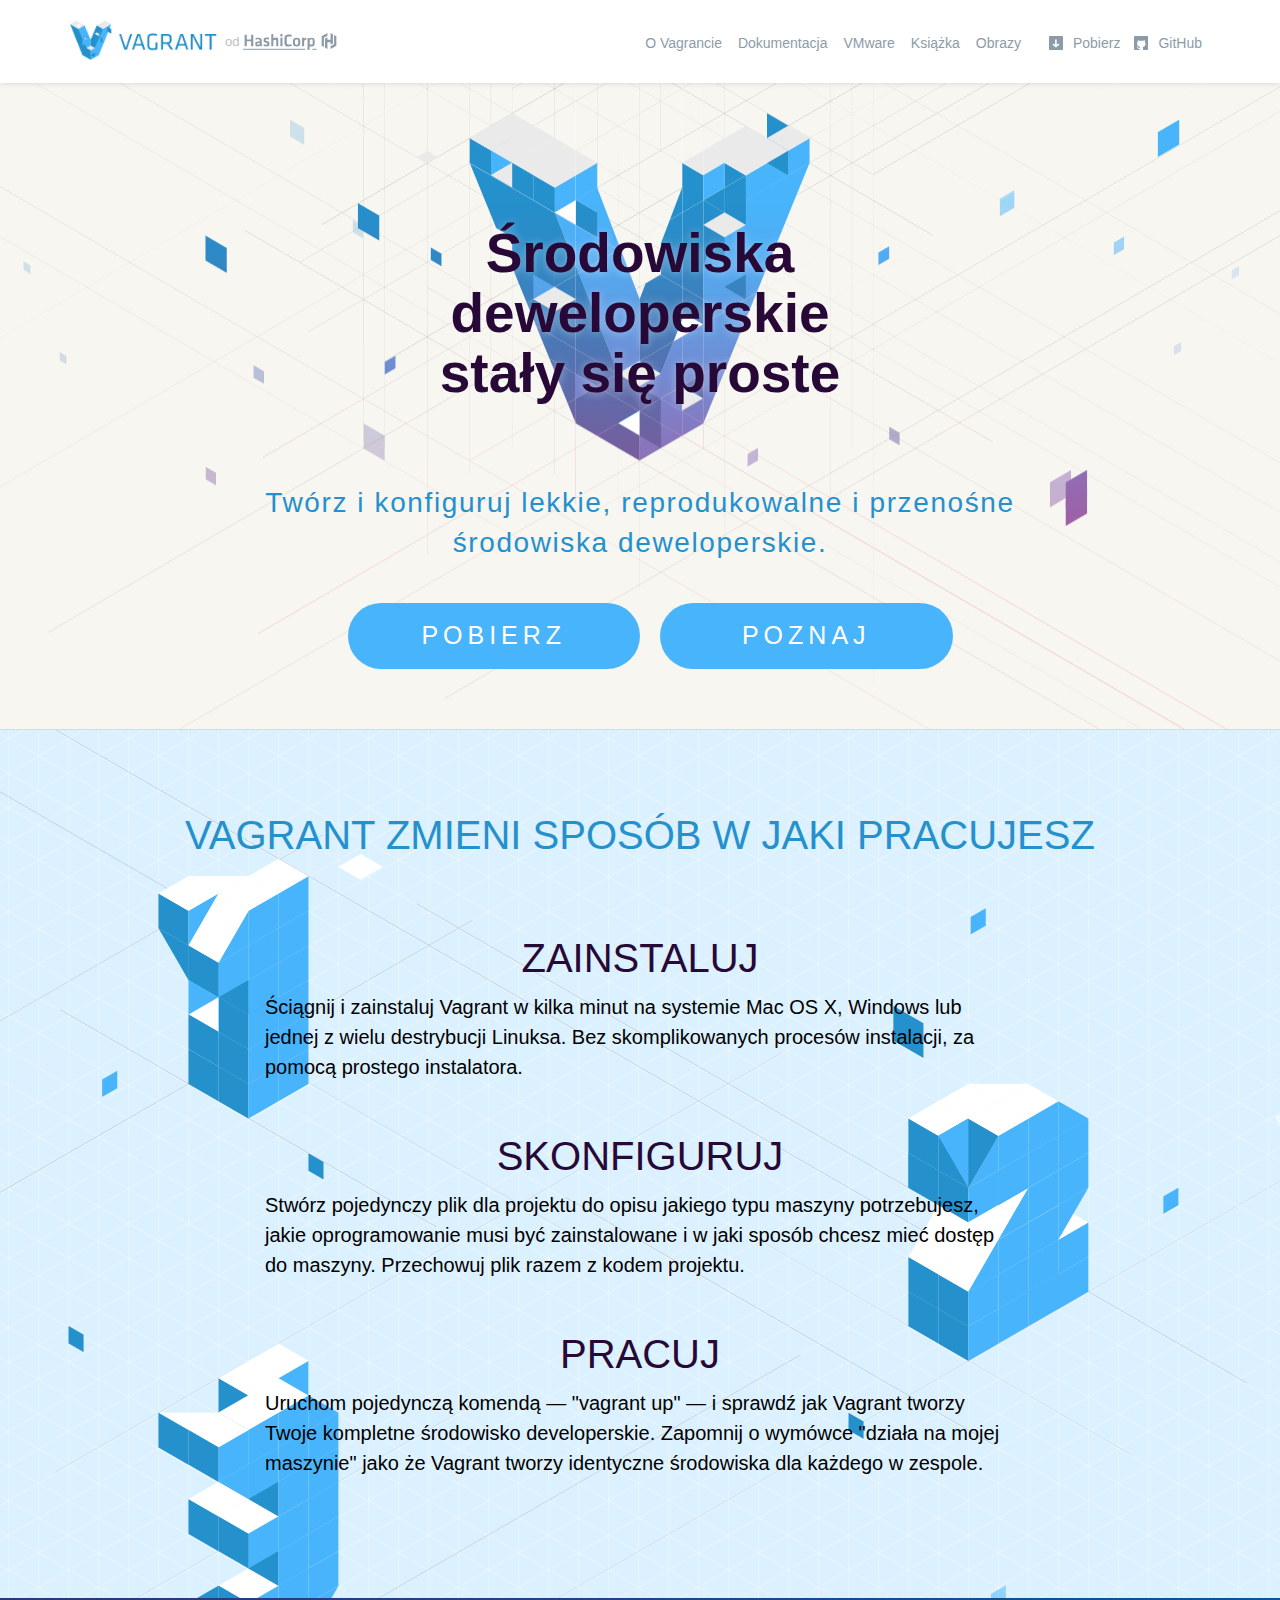
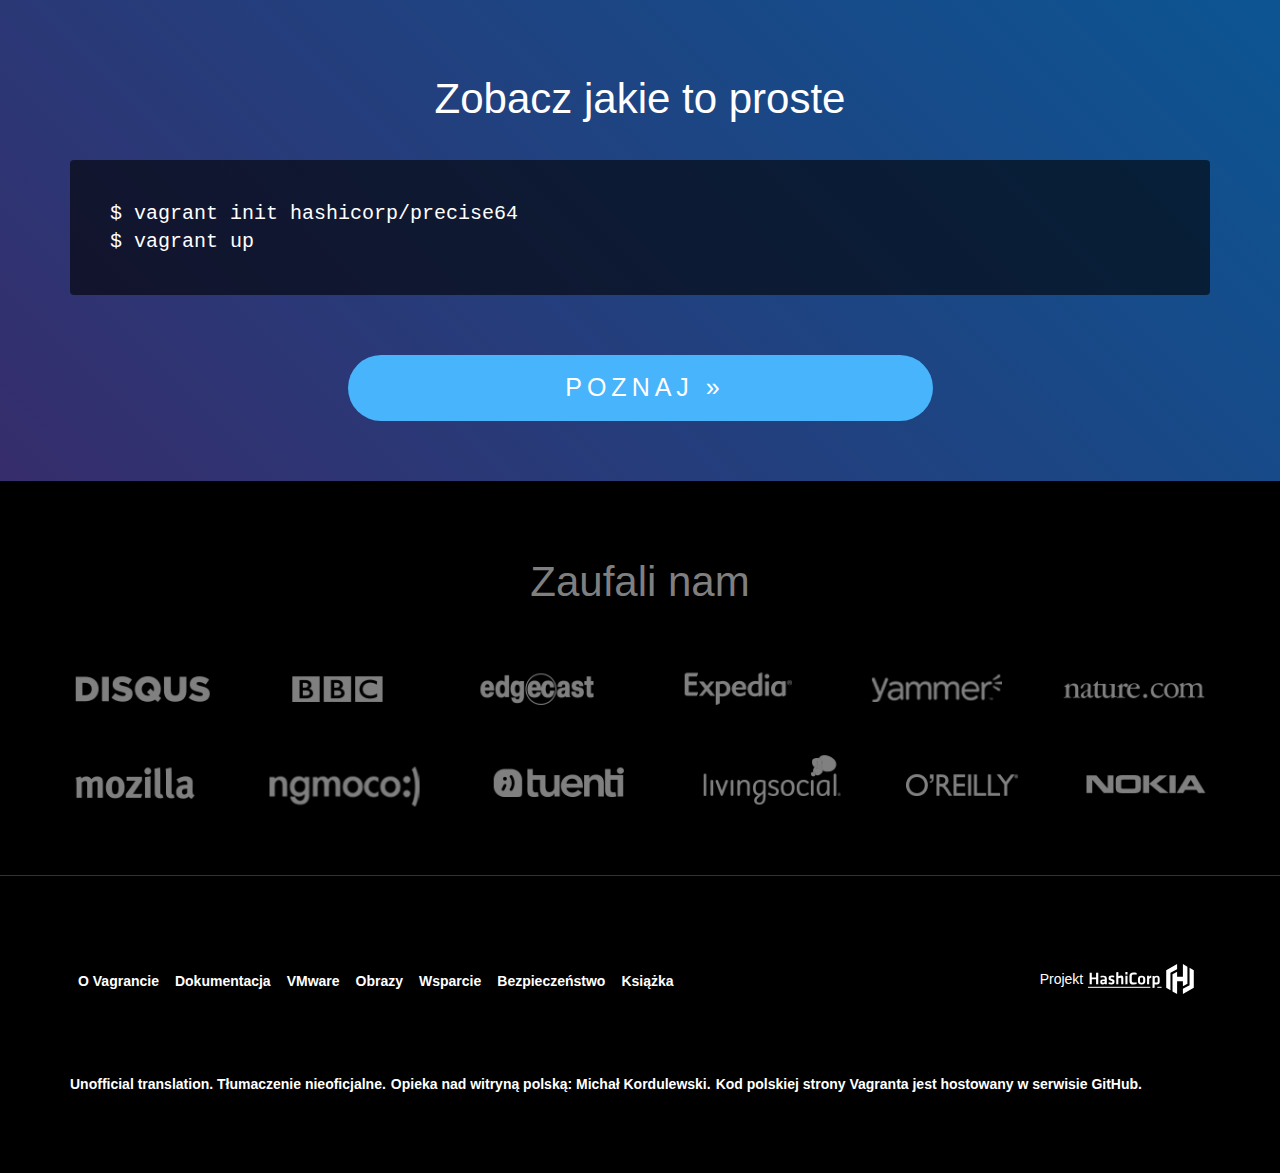
<file: index.html>
<!DOCTYPE html>
<html lang="pl-PL" manifest="offline.appcache">
<head>
    <meta charset="utf-8">

    <title>Vagrant od HashiCorp</title>
    <meta name="description" content="Vagrant umożliwia użytkownikom tworzenie i konfigurację lekkich, powtarzalnych i przenośnych środowisk deweloperskich." />

    <link href="assets/stylesheets/application-7181fb2e.css" rel="stylesheet" />

    <meta name="HandheldFriendly" content="True" />
    <meta name="MobileOptimized" content="320" />
    <meta name="viewport" content="width=device-width, initial-scale=1.0" />

    <meta name="apple-mobile-web-app-capable" content="yes">
    <meta name="apple-mobile-web-app-status-bar-style" content="white">

    <link rel="shortcut icon" href="assets/images/favicon-d7af32eb.png">

</head>

<body class="page-home">
<div id="header" class="navigation navbar-static-top">
    <div class="container">
        <div class="row">
            <div class="col-xs-12">
                <div class="navbar-header">
                    <div class="navbar-brand">
                        <a class="logo" href=".">Vagrant</a>
                        <a class="by-hashicorp gray" href="https://www.hashicorp.com/"><span class="svg-wrap">od</span><svg class="svg-by" xmlns="http://www.w3.org/2000/svg" xmlns:xlink="http://www.w3.org/1999/xlink" version="1.1" id="Layer_1" x="0px" y="0px" viewBox="-1337.4 1130.1 73.8 16.1" xml:space="preserve" enable-background="new -1337.4 1130.1 73.8 16.1">
  <g>
    <path d="M-1329.6 1142.4v-4.9h-4.3v4.9h-2.2v-11.6h2.2v4.8h4.3v-4.8h2.2v11.6H-1329.6z"/>
    <path d="M-1318.8 1142.4h-1.7l-0.2-0.6c-0.8 0.5-1.7 0.8-2.5 0.8 -1.6 0-2.2-1.1-2.2-2.5 0-1.7 0.8-2.4 2.5-2.4h2v-0.9c0-0.9-0.3-1.3-1.6-1.3 -0.8 0-1.6 0.1-2.4 0.3l-0.3-1.6c0.8-0.2 2-0.4 2.9-0.4 2.7 0 3.5 0.9 3.5 3.1V1142.4zM-1321 1139.2h-1.6c-0.7 0-0.9 0.2-0.9 0.8 0 0.6 0.2 0.9 0.9 0.9 0.6 0 1.2-0.2 1.6-0.4V1139.2z"/>
    <path d="M-1314.2 1142.6c-0.9 0-2.1-0.2-2.9-0.5l0.3-1.6c0.7 0.2 1.7 0.4 2.5 0.4 0.9 0 1.1-0.2 1.1-0.9 0-0.5-0.1-0.8-1.5-1.1 -2.1-0.5-2.3-1-2.3-2.7s0.8-2.5 3.2-2.5c0.8 0 1.8 0.1 2.5 0.3l-0.2 1.7c-0.6-0.1-1.7-0.2-2.3-0.2 -0.9 0-1.1 0.2-1.1 0.7 0 0.7 0.1 0.7 1.2 1 2.4 0.6 2.6 0.9 2.6 2.7C-1311.1 1141.6-1311.6 1142.6-1314.2 1142.6z"/>
    <path d="M-1304.3 1142.4v-5.9c0-0.5-0.2-0.7-0.7-0.7s-1.4 0.3-2.2 0.7v5.9h-2.1v-12l2.1-0.3v4.4c0.9-0.5 2.2-0.8 3.1-0.8 1.4 0 1.9 1 1.9 2.5v6.2H-1304.3L-1304.3 1142.4z"/>
    <path d="M-1300.1 1132.7v-2.5h2.1v2.5H-1300.1zM-1300.1 1142.4v-8.5h2.1v8.5H-1300.1z"/>
    <path d="M-1296 1134c0-2.1 1.2-3.4 4.1-3.4 1.1 0 2.2 0.1 3.2 0.4l-0.2 1.9c-0.9-0.2-2-0.3-2.8-0.3 -1.5 0-2 0.5-2 1.8v4.5c0 1.2 0.5 1.8 2 1.8 0.8 0 1.9-0.1 2.8-0.3l0.2 1.9c-1 0.2-2.1 0.4-3.2 0.4 -2.9 0-4.1-1.2-4.1-3.4V1134z"/>
    <path d="M-1283.8 1142.6c-2.9 0-3.7-1.6-3.7-3.3v-2.1c0-1.7 0.8-3.4 3.7-3.4s3.7 1.6 3.7 3.4v2.1C-1280.1 1141-1280.9 1142.6-1283.8 1142.6zM-1283.8 1135.6c-1.1 0-1.6 0.5-1.6 1.5v2.3c0 1 0.4 1.5 1.6 1.5 1.1 0 1.6-0.5 1.6-1.5v-2.4C-1282.2 1136.1-1282.7 1135.6-1283.8 1135.6z"/>
    <path d="M-1273.9 1135.7c-0.8 0.4-1.5 0.8-2.3 1.2v5.5h-2.1v-8.5h1.8l0.1 0.9c0.5-0.3 1.5-0.9 2.2-1.1L-1273.9 1135.7z"/>
    <path d="M-1265.6 1139.6c0 1.9-0.8 3-2.8 3 -0.8 0-1.6-0.1-2.3-0.2v3.5l-2.1 0.3V1134h1.7l0.2 0.7c0.8-0.5 1.6-0.9 2.7-0.9 1.7 0 2.6 1 2.6 2.9V1139.6L-1265.6 1139.6zM-1270.6 1140.5c0.6 0.1 1.3 0.2 1.9 0.2 0.8 0 1.1-0.4 1.1-1.1v-3c0-0.7-0.3-1.1-1-1.1 -0.7 0-1.4 0.3-1.9 0.8L-1270.6 1140.5 -1270.6 1140.5z"/>
  </g>
  <g class="svg-bg-line">
    <rect x="-1268" y="1145" width="4.3" height="1"/>
    <rect x="-1338" y="1145" width="63" height="1"/>
  </g>
</svg>
<svg class="svg-logo" xmlns="http://www.w3.org/2000/svg" xmlns:xlink="http://www.w3.org/1999/xlink" version="1.1" id="Isolation_Mode" x="0px" y="0px" viewBox="-344 273 29.4 32" xml:space="preserve" enable-background="new -344 273 29.4 32">
  <g>
    <polygon points="-326.2 296.7 -321.4 294.1 -321.4 275.8 -326.2 273 -326.2 286.6 -332.4 286.6 -332.4 281.3 -337.3 283.9 -337.3 302.2 -332.4 305 -332.4 291.4 -326.2 291.4 "/>
    <polygon points="-319.1 277.1 -319.1 295.6 -326.2 299.5 -326.2 305 -314.6 298.3 -314.6 279.7 "/>
    <polygon points="-332.4 273 -344 279.7 -344 298.3 -339.5 300.9 -339.5 282.4 -332.4 278.6 "/>
  </g>
</svg>
                            HashiCorp</a>
                    </div>
                    <button class="navbar-toggle gray" type="button">
                        <span class="sr-only">Toggle navigation</span>
                        <span class="icon-bar"></span>
                        <span class="icon-bar"></span>
                        <span class="icon-bar"></span>
                    </button>
                </div>
                <div class="buttons hidden-xs">
                    <nav class="navigation-links" role="navigation">
                        <ul class="external-links gray nav navbar-nav navbar-right">
                            <li class="first download">
                                <a href="https://www.vagrantup.com/downloads.html"><svg id="svg-download" xmlns="http://www.w3.org/2000/svg" viewBox="-345 275 28 28" style="enable-background:new -345 275 28 28;">
                                    <path d="M-319,275h-24c-1.1,0-2,0.9-2,2v24c0,1.1,0.9,2,2,2h24c1.1,0,2-0.9,2-2v-24C-317,275.9-317.9,275-319,275z M-331.2,297.9
  l-6.8-5.6l2-2.4l3.2,2.6V282h3.2v10.5l3.2-2.6l2,2.4L-331.2,297.9z"/>
                                </svg>
                                    Pobierz</a>
                            </li>
                            <li class="github">
                                <a href="https://github.com/mitchellh/vagrant"><svg id="svg-download" xmlns="http://www.w3.org/2000/svg" viewBox="0 0 14 14" style="enable-background:new 0 0 14 14;">
                                    <style type="text/css">
                                    </style>
                                    <path class="" d="M13,0H1C0.5,0,0,0.5,0,1v12c0,0.5,0.5,1,1,1h4.7c0,0,0,0,0-0.1c0-0.2,0-0.6,0-1.1c-1.8,0.4-2.2-0.9-2.2-0.9
    c-0.3-0.8-0.7-1-0.7-1c-0.6-0.4,0-0.4,0-0.4c0.7,0,1,0.7,1,0.7c0.6,1,1.5,0.7,1.9,0.5c0.1-0.4,0.2-0.7,0.4-0.9c-1.5-0.2-3-0.7-3-3.2
    c0-0.7,0.3-1.3,0.7-1.8C3.7,5.8,3.5,5.1,3.9,4.2c0,0,0.6-0.2,1.8,0.7c0.5-0.1,1.1-0.2,1.6-0.2c0.6,0,1.1,0.1,1.6,0.2
    c1.3-0.8,1.8-0.7,1.8-0.7c0.4,0.9,0.1,1.6,0.1,1.7c0.4,0.5,0.7,1,0.7,1.8c0,2.5-1.5,3.1-3,3.2C8.7,11.1,9,11.5,9,12.1
    c0,0.9,0,1.6,0,1.8c0,0,0,0,0,0.1h4c0.5,0,1-0.5,1-1V1C14,0.5,13.5,0,13,0z"/>
                                </svg>
                                    GitHub</a>
                            </li>
                        </ul>
                        <ul class="main-links gray nav navbar-nav navbar-right">
                            <li class="first li-under"><a href="https://www.vagrantup.com/about.html">O Vagrancie</a></li>
                            <li class="li-under"><a href="https://www.vagrantup.com/docs/">Dokumentacja</a></li>
                            <li class="li-under"><a href="https://www.vagrantup.com/vmware/">VMware</a></li>
                            <li class="li-under"><a href="https://www.amazon.com/gp/product/1449335837/ref=as_li_qf_sp_asin_il_tl?ie=UTF8&camp=1789&creative=9325&creativeASIN=1449335837&linkCode=as2&tag=vagrant-20">Książka</a></li>
                            <li class="li-under"><a href="https://app.vagrantup.com/boxes/search">Obrazy</a></li>
                        </ul>
                    </nav>
                </div>
            </div>
        </div>
    </div>
</div>

<div class="sidebar-overlay"></div>

<aside id="sidebar" class="sidebar sidebar-default sidebar-fixed-right" role="navigation">
    <div class="sidebar-header header-cover">
        <div class="sidebar-image">
            <img src="assets/images/logo_vagrant-81478652.png" height="30">
        </div>
    </div>

    <ul class="main nav sidebar-nav">
        <li class="first"><a href="https://www.vagrantup.com/about.html">O Vagrancie</a></li>
        <li><a href="https://www.vagrantup.com/docs/">Dokumentacja</a></li>
        <li><a href="https://www.vagrantup.com/vmware/">VMware</a></li>
        <li><a href="https://www.amazon.com/gp/product/1449335837/ref=as_li_qf_sp_asin_il_tl?ie=UTF8&camp=1789&creative=9325&creativeASIN=1449335837&linkCode=as2&tag=vagrant-20">Książka</a></li>
        <li><a href="https://app.vagrantup.com/boxes/search">Obrazy</a></li>
    </ul>

    <div class="divider"></div>

    <ul class="external nav sidebar-nav">
        <li class="first"><a class="v-btn gray sml" href="https://www.vagrantup.com/downloads.html"><svg id="svg-download" xmlns="http://www.w3.org/2000/svg" viewBox="-345 275 28 28" style="enable-background:new -345 275 28 28;">
            <path d="M-319,275h-24c-1.1,0-2,0.9-2,2v24c0,1.1,0.9,2,2,2h24c1.1,0,2-0.9,2-2v-24C-317,275.9-317.9,275-319,275z M-331.2,297.9
  l-6.8-5.6l2-2.4l3.2,2.6V282h3.2v10.5l3.2-2.6l2,2.4L-331.2,297.9z"/>
        </svg>
            Pobierz</a></li>
        <li class=""><a class="v-btn gray sml" href="https://github.com/mitchellh/vagrant"><svg id="svg-download" xmlns="http://www.w3.org/2000/svg" viewBox="0 0 14 14" style="enable-background:new 0 0 14 14;">
            <style type="text/css">
            </style>
            <path class="" d="M13,0H1C0.5,0,0,0.5,0,1v12c0,0.5,0.5,1,1,1h4.7c0,0,0,0,0-0.1c0-0.2,0-0.6,0-1.1c-1.8,0.4-2.2-0.9-2.2-0.9
    c-0.3-0.8-0.7-1-0.7-1c-0.6-0.4,0-0.4,0-0.4c0.7,0,1,0.7,1,0.7c0.6,1,1.5,0.7,1.9,0.5c0.1-0.4,0.2-0.7,0.4-0.9c-1.5-0.2-3-0.7-3-3.2
    c0-0.7,0.3-1.3,0.7-1.8C3.7,5.8,3.5,5.1,3.9,4.2c0,0,0.6-0.2,1.8,0.7c0.5-0.1,1.1-0.2,1.6-0.2c0.6,0,1.1,0.1,1.6,0.2
    c1.3-0.8,1.8-0.7,1.8-0.7c0.4,0.9,0.1,1.6,0.1,1.7c0.4,0.5,0.7,1,0.7,1.8c0,2.5-1.5,3.1-3,3.2C8.7,11.1,9,11.5,9,12.1
    c0,0.9,0,1.6,0,1.8c0,0,0,0,0,0.1h4c0.5,0,1-0.5,1-1V1C14,0.5,13.5,0,13,0z"/>
        </svg>
            GitHub</a></li>
    </ul>
</aside>

<div class="page home">

    <section class="hero">
        <div class="container">
            <div class="hero-content">

                <div class="row">
                    <div class="col-md-8 col-md-offset-2">
                        <hgroup>
                            <h1>Środowiska<br>deweloperskie<br>stały się proste</h1>
                            <h2>Twórz i konfiguruj lekkie, reprodukowalne i przenośne środowiska deweloperskie.</h2>
                        </hgroup>
                    </div>
                </div>

                <div class="row">
                    <a href="https://www.vagrantup.com/downloads.html" class="no-hover-underline">
                        <div id="button-download" class="button col-md-3 col-md-offset-3">
                            <span>Pobierz</span>
                        </div>
                    </a>

                    <a href="https://www.vagrantup.com/docs/getting-started/" class="no-hover-underline">
                        <div id="button-get-started" class="button button col-md-3">
                            <span>Poznaj</span>
                        </div>
                    </a>
                </div>
            </div>
        </div>
    </section>

    <section class="why-vagrant">
        <div class="container">
            <div class="row">
                <h1 class="col-md-12">
                    Vagrant zmieni sposób w jaki pracujesz
                </h1>
            </div>
            <div class="row">
                <div class="col-sm-8 col-sm-offset-2">
                    <hgroup>
                        <h3>Zainstaluj</h3>
                        <h4>
                            Ściągnij i zainstaluj Vagrant w kilka minut na systemie Mac OS X, Windows lub jednej z wielu destrybucji Linuksa. Bez skomplikowanych procesów instalacji, za pomocą prostego instalatora.
                        </h4>
                    </hgroup>

                    <hgroup>
                        <h3>Skonfiguruj</h3>
                        <h4>
                            Stwórz pojedynczy plik dla projektu do opisu jakiego typu maszyny potrzebujesz, jakie oprogramowanie musi być zainstalowane i w jaki sposób chcesz mieć dostęp do maszyny. Przechowuj plik razem z kodem projektu.
                        </h4>
                    </hgroup>

                    <hgroup>
                        <h3>Pracuj</h3>
                        <h4>
                            Uruchom pojedynczą komendą &mdash; "vagrant up" &mdash; i sprawdź jak Vagrant tworzy Twoje kompletne środowisko developerskie. Zapomnij o wymówce "działa na mojej maszynie" jako że Vagrant tworzy identyczne środowiska dla każdego w zespole.
                        </h4>
                    </hgroup>
                </div>
            </div>
        </div>
    </section>

    <section class="get-started">
        <div class="container">
            <div class="row">
                <div class="col-md-12">

                    <h1 class="all-caps">
                        Zobacz jakie to proste
                    </h1>
          <pre>
$ vagrant init hashicorp/precise64
$ vagrant up
          </pre>
                </div>
            </div>
            <div class="row">
                <a href="https://www.vagrantup.com/docs/getting-started/" class="no-hover-underline">
                    <div class="button white-button with-carat col-md-6 col-md-offset-3">
                        <span>poznaj &raquo;</span>
                    </div>
                </a>
            </div>
        </div>
    </section>

    <section class="customers black">
        <div class="container">
            <div class="row">
                <div class="customers-content col-md-12">
                    <h1 class="all-caps">
                        Zaufali nam
                    </h1>
                    <div class="customer-logos">
                        <img alt="customers" width="941" height="111" src="assets/images/customers-96a7b7f6.png" />
                    </div>
                </div>
            </div>
        </div>
    </section>

</div>

<footer id="footer" class="navigation">
    <div class="container">
        <div class="row">
            <div class="col-xs-12">
                <div>
                    <ul class="main-links white nav navbar-nav">
                        <li><a href="https://www.vagrantup.com/about.html">O Vagrancie</a></li>
                        <li><a href="https://www.vagrantup.com/docs/">Dokumentacja</a></li>
                        <li><a href="https://www.vagrantup.com/vmware/">VMware</a></li>
                        <li><a href="https://app.vagrantup.com/boxes/search">Obrazy</a></li>
                        <li><a href="https://www.vagrantup.com/support.html">Wsparcie</a></li>
                        <li><a href="https://www.vagrantup.com/security.html">Bezpieczeństwo</a></li>
                        <li><a href="https://www.amazon.com/gp/product/1449335837/ref=as_li_qf_sp_asin_il_tl?ie=UTF8&camp=1789&creative=9325&creativeASIN=1449335837&linkCode=as2&tag=vagrant-20">Książka</a></li>
                    </ul>
                </div>
                <div class="footer-hashi pull-right">
                    <div class="">
                        <a class="hashicorp-project white" href="https://www.hashicorp.com">
                            <span class="project-text">Projekt </span>
                            <svg class="svg-by" xmlns="http://www.w3.org/2000/svg" xmlns:xlink="http://www.w3.org/1999/xlink" version="1.1" id="Layer_1" x="0px" y="0px" viewBox="-1337.4 1130.1 73.8 16.1" xml:space="preserve" enable-background="new -1337.4 1130.1 73.8 16.1">
  <g>
    <path d="M-1329.6 1142.4v-4.9h-4.3v4.9h-2.2v-11.6h2.2v4.8h4.3v-4.8h2.2v11.6H-1329.6z"/>
    <path d="M-1318.8 1142.4h-1.7l-0.2-0.6c-0.8 0.5-1.7 0.8-2.5 0.8 -1.6 0-2.2-1.1-2.2-2.5 0-1.7 0.8-2.4 2.5-2.4h2v-0.9c0-0.9-0.3-1.3-1.6-1.3 -0.8 0-1.6 0.1-2.4 0.3l-0.3-1.6c0.8-0.2 2-0.4 2.9-0.4 2.7 0 3.5 0.9 3.5 3.1V1142.4zM-1321 1139.2h-1.6c-0.7 0-0.9 0.2-0.9 0.8 0 0.6 0.2 0.9 0.9 0.9 0.6 0 1.2-0.2 1.6-0.4V1139.2z"/>
    <path d="M-1314.2 1142.6c-0.9 0-2.1-0.2-2.9-0.5l0.3-1.6c0.7 0.2 1.7 0.4 2.5 0.4 0.9 0 1.1-0.2 1.1-0.9 0-0.5-0.1-0.8-1.5-1.1 -2.1-0.5-2.3-1-2.3-2.7s0.8-2.5 3.2-2.5c0.8 0 1.8 0.1 2.5 0.3l-0.2 1.7c-0.6-0.1-1.7-0.2-2.3-0.2 -0.9 0-1.1 0.2-1.1 0.7 0 0.7 0.1 0.7 1.2 1 2.4 0.6 2.6 0.9 2.6 2.7C-1311.1 1141.6-1311.6 1142.6-1314.2 1142.6z"/>
    <path d="M-1304.3 1142.4v-5.9c0-0.5-0.2-0.7-0.7-0.7s-1.4 0.3-2.2 0.7v5.9h-2.1v-12l2.1-0.3v4.4c0.9-0.5 2.2-0.8 3.1-0.8 1.4 0 1.9 1 1.9 2.5v6.2H-1304.3L-1304.3 1142.4z"/>
    <path d="M-1300.1 1132.7v-2.5h2.1v2.5H-1300.1zM-1300.1 1142.4v-8.5h2.1v8.5H-1300.1z"/>
    <path d="M-1296 1134c0-2.1 1.2-3.4 4.1-3.4 1.1 0 2.2 0.1 3.2 0.4l-0.2 1.9c-0.9-0.2-2-0.3-2.8-0.3 -1.5 0-2 0.5-2 1.8v4.5c0 1.2 0.5 1.8 2 1.8 0.8 0 1.9-0.1 2.8-0.3l0.2 1.9c-1 0.2-2.1 0.4-3.2 0.4 -2.9 0-4.1-1.2-4.1-3.4V1134z"/>
    <path d="M-1283.8 1142.6c-2.9 0-3.7-1.6-3.7-3.3v-2.1c0-1.7 0.8-3.4 3.7-3.4s3.7 1.6 3.7 3.4v2.1C-1280.1 1141-1280.9 1142.6-1283.8 1142.6zM-1283.8 1135.6c-1.1 0-1.6 0.5-1.6 1.5v2.3c0 1 0.4 1.5 1.6 1.5 1.1 0 1.6-0.5 1.6-1.5v-2.4C-1282.2 1136.1-1282.7 1135.6-1283.8 1135.6z"/>
    <path d="M-1273.9 1135.7c-0.8 0.4-1.5 0.8-2.3 1.2v5.5h-2.1v-8.5h1.8l0.1 0.9c0.5-0.3 1.5-0.9 2.2-1.1L-1273.9 1135.7z"/>
    <path d="M-1265.6 1139.6c0 1.9-0.8 3-2.8 3 -0.8 0-1.6-0.1-2.3-0.2v3.5l-2.1 0.3V1134h1.7l0.2 0.7c0.8-0.5 1.6-0.9 2.7-0.9 1.7 0 2.6 1 2.6 2.9V1139.6L-1265.6 1139.6zM-1270.6 1140.5c0.6 0.1 1.3 0.2 1.9 0.2 0.8 0 1.1-0.4 1.1-1.1v-3c0-0.7-0.3-1.1-1-1.1 -0.7 0-1.4 0.3-1.9 0.8L-1270.6 1140.5 -1270.6 1140.5z"/>
  </g>
  <g class="svg-bg-line">
    <rect x="-1268" y="1145" width="4.3" height="1"/>
    <rect x="-1338" y="1145" width="63" height="1"/>
  </g>
</svg>
                            <svg class="svg-logo" xmlns="http://www.w3.org/2000/svg" xmlns:xlink="http://www.w3.org/1999/xlink" version="1.1" id="Isolation_Mode" x="0px" y="0px" viewBox="-344 273 29.4 32" xml:space="preserve" enable-background="new -344 273 29.4 32">
  <g>
    <polygon points="-326.2 296.7 -321.4 294.1 -321.4 275.8 -326.2 273 -326.2 286.6 -332.4 286.6 -332.4 281.3 -337.3 283.9 -337.3 302.2 -332.4 305 -332.4 291.4 -326.2 291.4 "/>
    <polygon points="-319.1 277.1 -319.1 295.6 -326.2 299.5 -326.2 305 -314.6 298.3 -314.6 279.7 "/>
    <polygon points="-332.4 273 -344 279.7 -344 298.3 -339.5 300.9 -339.5 282.4 -332.4 278.6 "/>
  </g>
</svg>

                        </a>
                    </div>
                </div>
            </div>
        </div>
        <div class="row">
            <div class="col-xs-12">
                <p class="hashicorp-project white">Unofficial translation. Tłumaczenie nieoficjalne.</p>
                <p class="hashicorp-project white">Opieka nad witryną polską: <a href="http://kordulewski.pl/" class="hashicorp-project white">Michał Kordulewski</a>.</p>
                <p class="hashicorp-project white">Kod polskiej strony Vagranta jest hostowany w <a href='https://github.com/mkordulewski/vagrant.pl' title='Kod polskiej strony Vagranta jest hostowany w serwisie GitHub' class="hashicorp-project white">serwisie GitHub</a>.</p>
            </div>
        </div>
    </div>
</footer>

<script src="assets/javascripts/application-29198b1f.js"></script>

<!-- HTML5 shim and Respond.js IE8 support of HTML5 elements and media queries -->
<!--[if lt IE 9]>
<script src="assets/javascripts/ie-compat-c141a02d.js"></script>
<![endif]-->

<script>
    APP.initialize();
</script>

<script type="application/ld+json">
  {
    "@context": "http://schema.org",
    "@type": "Product",
    "name": "Vagrant",
    "alternateName": "Vagrant by HashiCorp",
    "manufacturer": "HashiCorp",
    "url": "https://www.vagrantup.com",
    "logo": "https://www.vagrantup.com/assets/images/logo_large-c92469b9.png",
    "sameAs": [
      "https://github.com/mitchellh/vagrant"
    ]
  }
</script>

</body>
</html>
</file>
